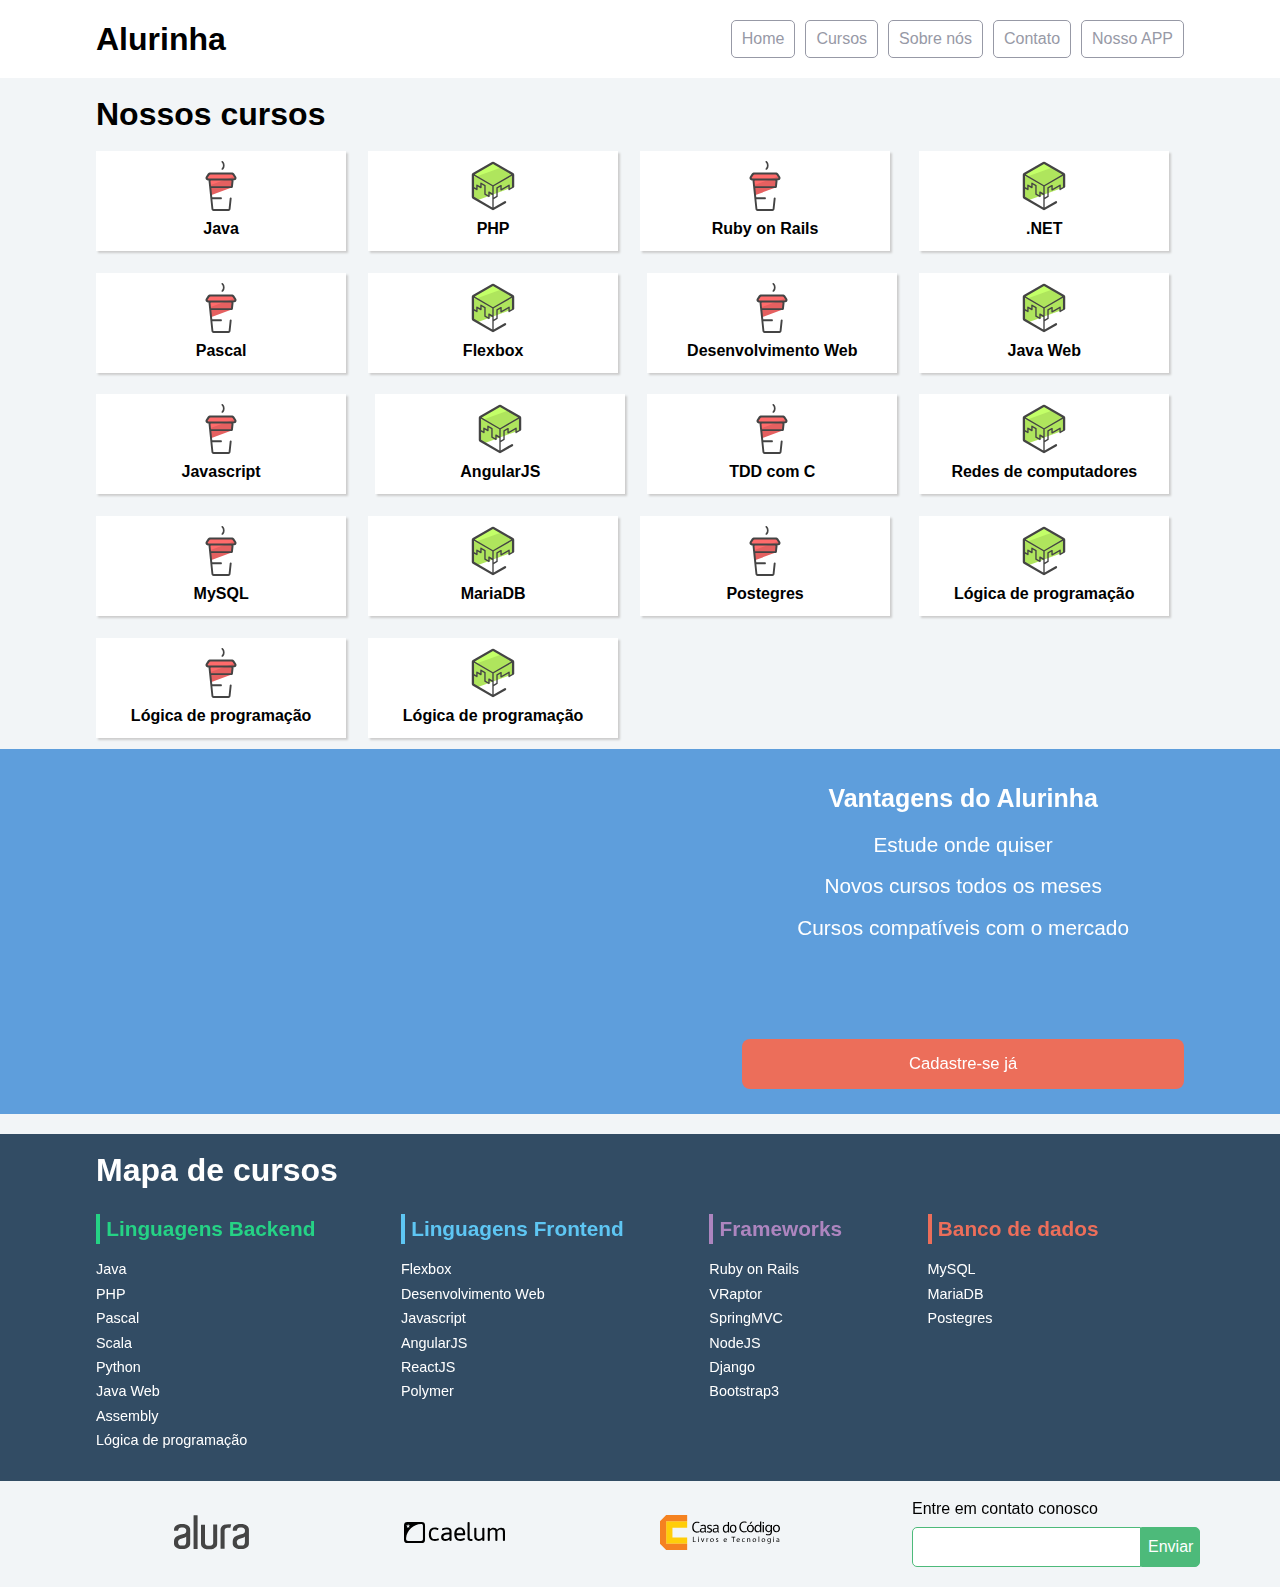
<file: Flexbox/index.html>
<!doctype html>
<html>
<head>
	<meta charset="utf-8">
	<meta name="viewport" content="width=device-width, initial-scale=1">
	<title>Alurinha | Cursos online</title>
	<link rel="stylesheet" href="css/reset.css">
	<link rel="stylesheet" href="css/style.css">
	<link rel="stylesheet" href="css/flexbox.css">
</head>
<body>

	<header class="cabecalhoPrincipal">
		<div class="container">
			<h1 class="cabecalhoPrincipal-titulo">
				<a href="#">Alurinha</a>
			</h1>

			<nav class="cabecalhoPrincipal-nav">
				<a class="cabecalhoPrincipal-nav-link" href="#">Home</a>
				<a class="cabecalhoPrincipal-nav-link" href="#">Cursos</a>
				<a class="cabecalhoPrincipal-nav-link" href="#">Sobre nós</a>
				<a class="cabecalhoPrincipal-nav-link" href="#">Contato</a>
				<a class="cabecalhoPrincipal-nav-link cabecalhoPrincipal-nav-link-app" href="#">Nosso APP</a>
			</nav>
		</div>

	</header>

	<main class="conteudoPrincipal">
		<div class="container">
			<h2 class="subtitulo">Nossos cursos</h2>

			<nav>
				<ul class="conteudoPrincipal-cursos">
					<li class="conteudoPrincipal-cursos-link"><a href="#">Java</a></li>
					<li class="conteudoPrincipal-cursos-link"><a href="#">PHP</a></li>
					<li class="conteudoPrincipal-cursos-link"><a href="#">Ruby on Rails</a></li>
					<li class="conteudoPrincipal-cursos-link"><a href="#">.NET</a></li>
					<li class="conteudoPrincipal-cursos-link"><a href="#">Pascal</a></li>
					<li class="conteudoPrincipal-cursos-link"><a href="#">Flexbox</a></li>
					<li class="conteudoPrincipal-cursos-link"><a href="#">Desenvolvimento Web</a></li>
					<li class="conteudoPrincipal-cursos-link"><a href="#">Java Web</a></li>
					<li class="conteudoPrincipal-cursos-link"><a href="#">Javascript</a></li>
					<li class="conteudoPrincipal-cursos-link"><a href="#">AngularJS</a></li>
					<li class="conteudoPrincipal-cursos-link"><a href="#">TDD com C</a></li>
					<li class="conteudoPrincipal-cursos-link"><a href="#">Redes de computadores</a></li>
					<li class="conteudoPrincipal-cursos-link"><a href="#">MySQL</a></li>
					<li class="conteudoPrincipal-cursos-link"><a href="#">MariaDB</a></li>
					<li class="conteudoPrincipal-cursos-link"><a href="#">Postegres</a></li>
					<li class="conteudoPrincipal-cursos-link"><a href="#">Lógica de programação</a></li>
					<li class="conteudoPrincipal-cursos-link"><a href="#">Lógica de programação</a></li>
					<li class="conteudoPrincipal-cursos-link"><a href="#">Lógica de programação</a></li>
				</ul>
			</nav>
		</div>

		<section class="videoSobre">
			<div class="container">
				<iframe class="videoSobre-video" width="560" height="315" src="https://www.youtube.com/embed/bIlOsJzBVaY?list=PLh2Y_pKOa4UcF1BYPJR3EIMRi3nWAUxIp" frameborder="0" allowfullscreen></iframe>
				
				<div class="videoSobre-sobre">
					<h2 class="videoSobre-sobre-title">Vantagens do Alurinha</h2>
					<ul class="videoSobre-sobre-list">
						<li class="videoSobre-sobre-item">Estude onde quiser</li>
						<li class="videoSobre-sobre-item">Novos cursos todos os meses</li>
						<li class="videoSobre-sobre-item">Cursos compatíveis com o mercado</li>
					</ul>
					<button class="videoSobre-button">Cadastre-se já</button>
				</div>
			</div>
		</section>

	</main>

	<footer class="rodapePrincipal">
		<div class="container">

			<section class="rodapePrincipal-navMap">
				<h3 class="subtitulo">Mapa de cursos</h3>
				<nav class="rodapePrincipal-navMap-list">

					<h4 class="navmap-list-title navmap-list-title-backend">Linguagens Backend</h4>
					<a class="rodapePrincipal-navMap-link" href="#">Java</a>
					<a class="rodapePrincipal-navMap-link" href="#">PHP</a>
					<a class="rodapePrincipal-navMap-link" href="#">Pascal</a>
					<a class="rodapePrincipal-navMap-link" href="#">Scala</a>
					<a class="rodapePrincipal-navMap-link" href="#">Python</a>
					<a class="rodapePrincipal-navMap-link" href="#">Java Web</a>
					<a class="rodapePrincipal-navMap-link" href="#">Assembly</a>
					<a class="rodapePrincipal-navMap-link" href="#">Lógica de programação</a>

					<h4 class="navmap-list-title navmap-list-title-frontend">Linguagens Frontend</h4>
					<a class="rodapePrincipal-navMap-link" href="#">Flexbox</a>
					<a class="rodapePrincipal-navMap-link" href="#">Desenvolvimento Web</a>
					<a class="rodapePrincipal-navMap-link" href="#">Javascript</a>
					<a class="rodapePrincipal-navMap-link" href="#">AngularJS</a>
					<a class="rodapePrincipal-navMap-link" href="#">ReactJS</a>
					<a class="rodapePrincipal-navMap-link" href="#">Polymer</a>
					
					<h4 class="navmap-list-title navmap-list-title-framework">Frameworks</h4>
					<a class="rodapePrincipal-navMap-link" href="#">Ruby on Rails</a>
					<a class="rodapePrincipal-navMap-link" href="#">VRaptor</a>
					<a class="rodapePrincipal-navMap-link" href="#">SpringMVC</a>
					<a class="rodapePrincipal-navMap-link" href="#">NodeJS</a>
					<a class="rodapePrincipal-navMap-link" href="#">Django</a>
					<a class="rodapePrincipal-navMap-link" href="#">Bootstrap3</a>

					<h4 class="navmap-list-title navmap-list-title-bancoDeDados">Banco de dados</h4>
					<a class="rodapePrincipal-navMap-link" href="#">MySQL</a>
					<a class="rodapePrincipal-navMap-link" href="#">MariaDB</a>
					<a class="rodapePrincipal-navMap-link" href="#">Postegres</a>

				</nav>
			</section>

		</div>

		<section class="rodapePrincipal-patrocinadores">
			<div class="container">
				<ul class="rodapePrincipal-patrocinadores-list">
					<li>
						<a class="rodapePrincipal-patrocinadores-list-link patrocinadores-list-link-alura" href="#">
							<img src="img/logos/alura.svg" alt="Logo da Alura">
						</a>
					</li>
					<li>
						<a class="rodapePrincipal-patrocinadores-list-link patrocinadores-list-link-caelum" href="#">
							<img src="img/logos/caelum.svg" alt="Logo da Caelum">
						</a>
					</li>
					<li>
						<a class="rodapePrincipal-patrocinadores-list-link patrocinadores-list-link-casaDoCodigo" href="#">
							<img src="img/logos/cdc.svg" alt="Logo da Casa do Código">
						</a>
					</li>
				</ul>
				<form class="rodapePrincipal-contatoForm" action="#">
					<fieldset>
						<legend class="rodapePrincipal-contatoForm-legend" for="email-contato">Entre em contato conosco</legend>
						<div class="rodapePrincipal-contatoForm-fieldset"> 
							<input class="rodapePrincipal-contatoForm-emailInput" type="email" name="email-contato" id="email-contato">
							<button class="rodapePrincipal-contatoForm-submit" type="submit">Enviar</button>
						</div>
					</fieldset>
				</form>
			</div>
		</section>
	</footer>

</body>
</html>
</file>
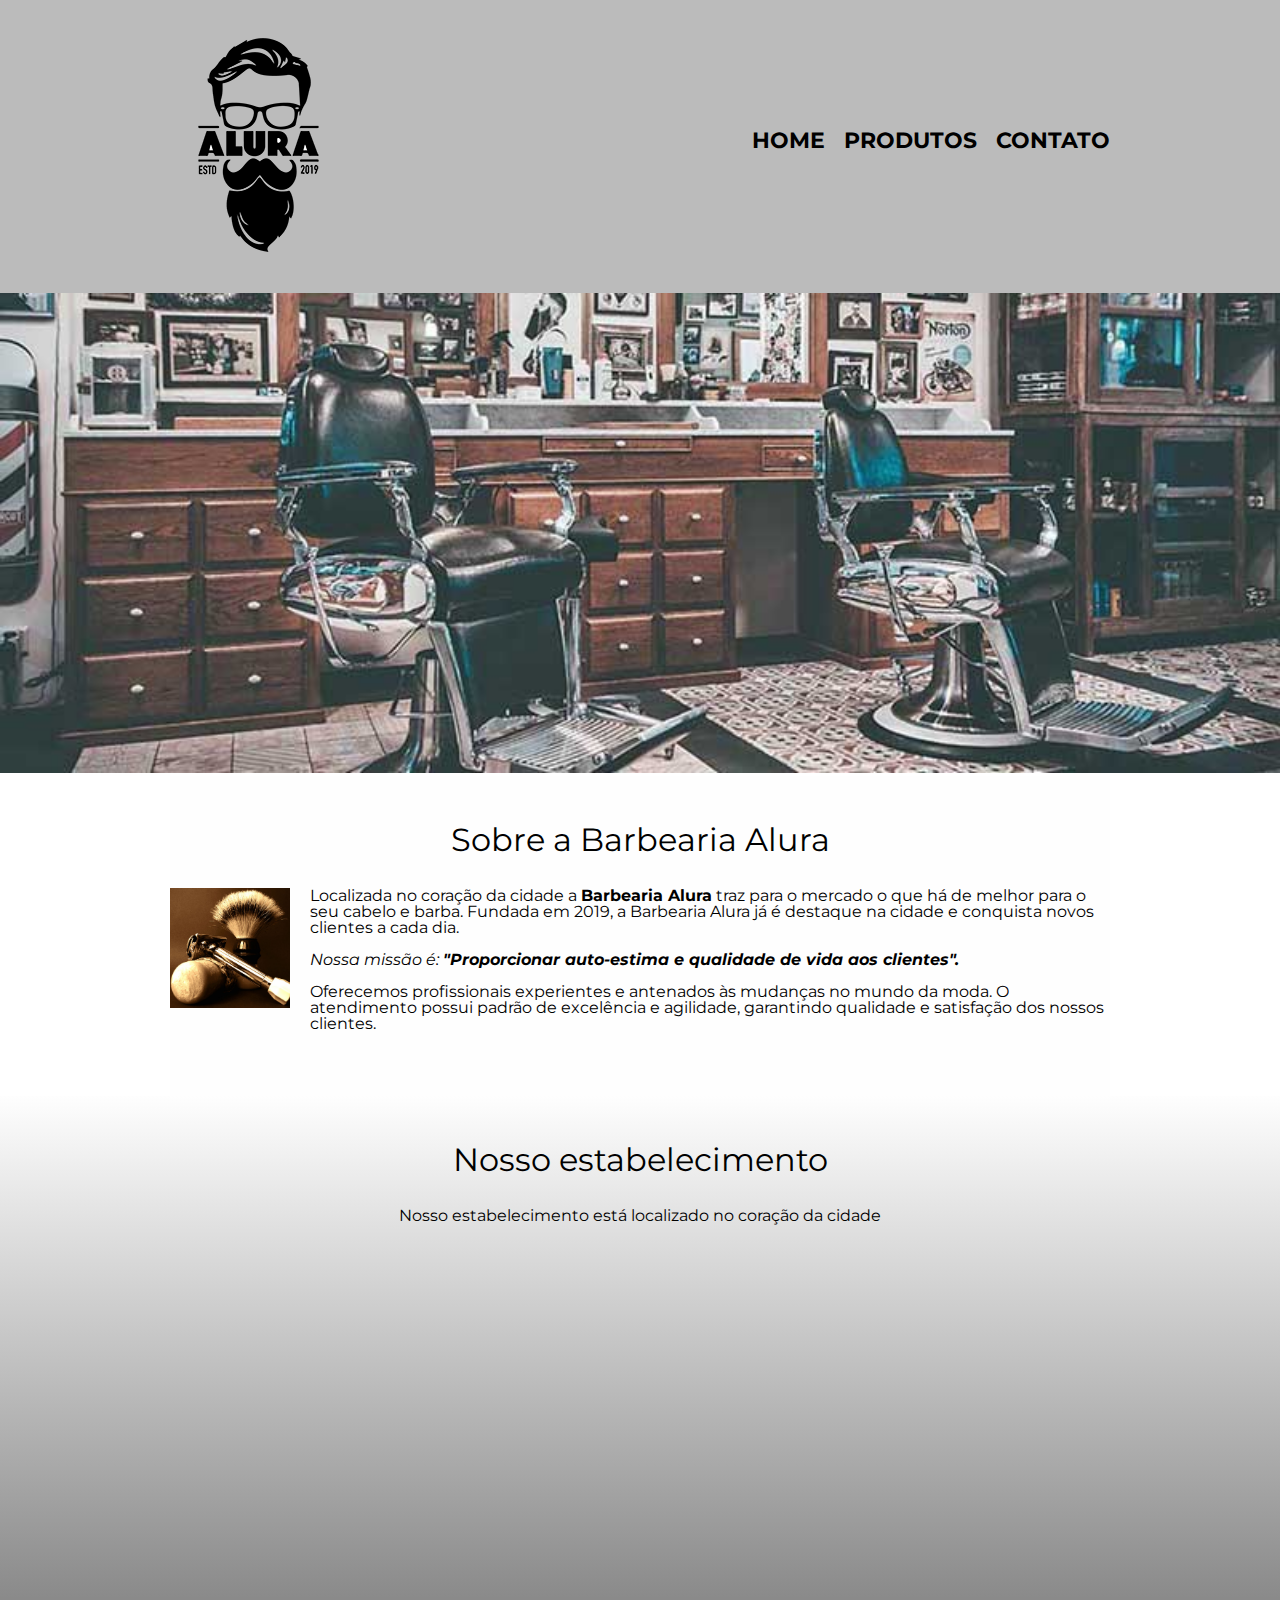
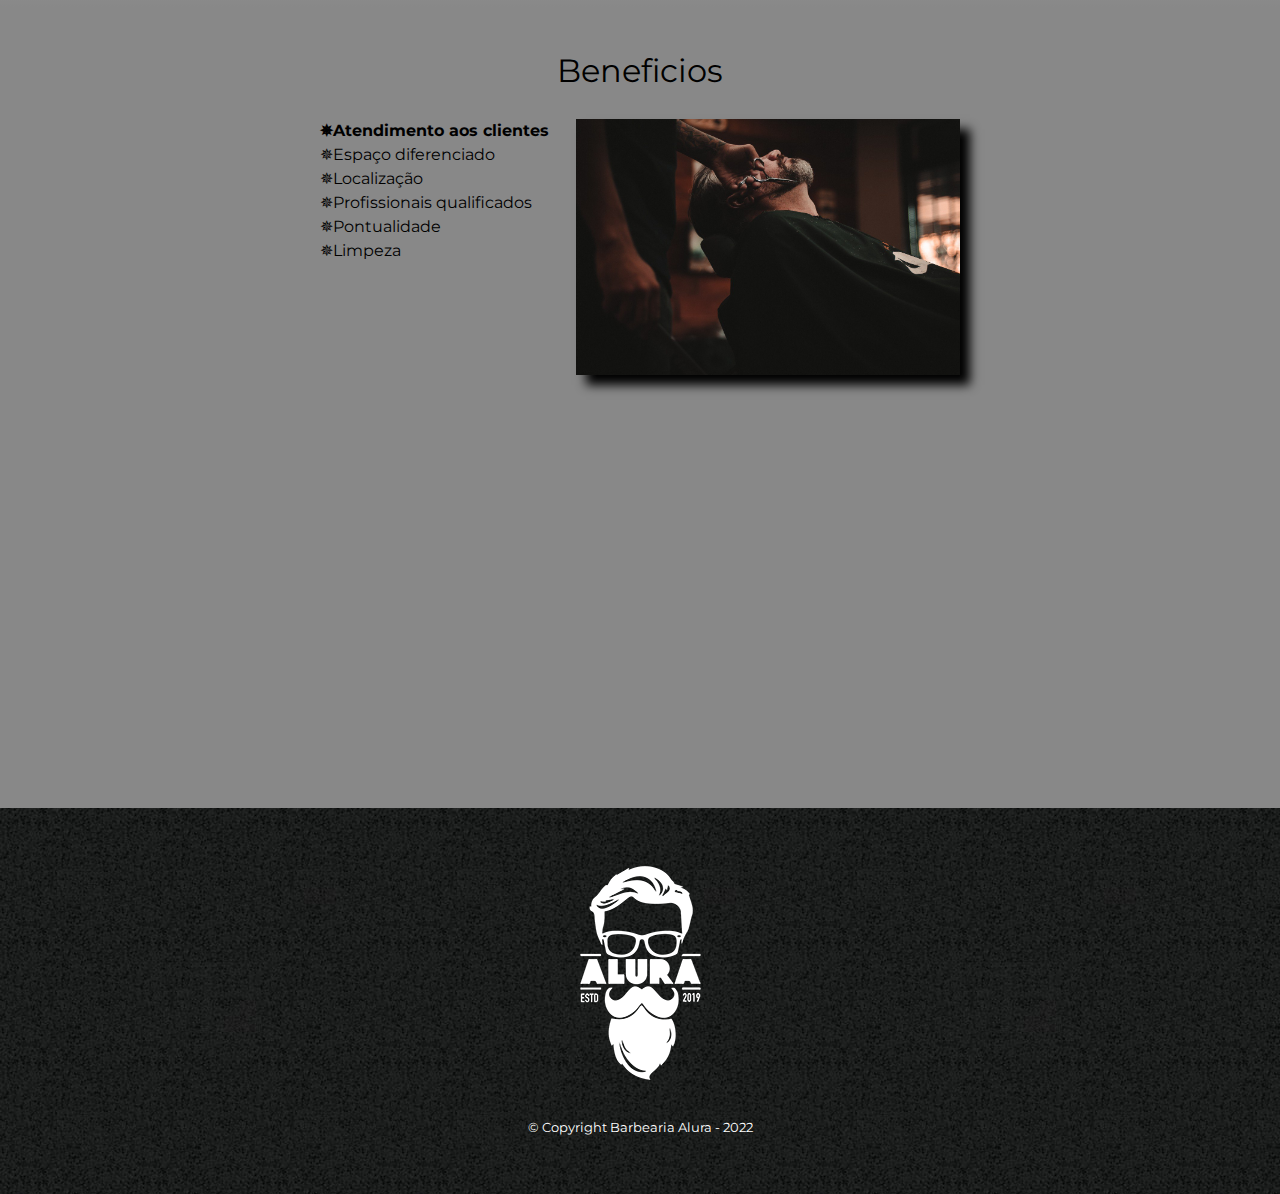
<file: HTML-CSS/index.html>
<!DOCTYPE html>

<html lang="pt-br">
    <head>

        <meta charset="UTF-8">
        <meta name="viewport" content="width=device-width">
        <title>Barbearia Alura</title>
        <link rel="stylesheet" href="reset.css">
        <link rel="stylesheet" href="style.css">
        <link rel="preconnect" href="https://fonts.googleapis.com">
        <link rel="preconnect" href="https://fonts.gstatic.com" crossorigin>
        <link href="https://fonts.googleapis.com/css2?family=Montserrat&display=swap" rel="stylesheet">

    </head>

    <body>
        <header>
            <div class="caixa">
                <h1><img src="logo.png"></h1>
                <nav>
                    <ul>
                        <li><a href="index.html">Home</a></li>
                        <li><a href="produtos.html">Produtos</a></li>
                        <li><a href="contato.html">Contato</a></li>
                    </ul>
                </nav>
            </div>
        </header>

        <img class="banner" src="banner.jpg">

        <main>

            <section class="principal">
                
                <h2 class="titulo-principal">Sobre a Barbearia Alura</h2>

                <img class="utensilios" src="utensilios.jpg" alt="Utensilios de um barbeiro">

                <p>Localizada no coração da cidade a <strong>Barbearia Alura</strong> traz para o mercado o que há de melhor para o seu cabelo e barba. Fundada em 2019, a Barbearia Alura já é destaque na cidade e conquista novos clientes a cada dia.</p>

                <p id="missao"><em>Nossa missão é: <strong>"Proporcionar auto-estima e qualidade de vida aos clientes".</strong></em></p>

                <p>Oferecemos profissionais experientes e antenados às mudanças no mundo da moda. O atendimento possui padrão de excelência e agilidade, garantindo qualidade e satisfação dos nossos clientes.</p>
            
            </section>

            <section class="mapa">
                <h3 class="titulo-principal">Nosso estabelecimento</h3>
                <p>Nosso estabelecimento está localizado no coração da cidade</p>
                <div class="mapa-conteudo">
                    <iframe src="https://www.google.com/maps/embed?pb=!1m18!1m12!1m3!1d7312.871300646178!2d-46.6356907873449!3d-23.58870401964491!2m3!1f0!2f0!3f0!3m2!1i1024!2i768!4f13.1!3m3!1m2!1s0x94ce5a2b2ed7f3a1%3A0xab35da2f5ca62674!2sCaelum%20-%20Escola%20de%20Tecnologia!5e0!3m2!1spt-BR!2sbr!4v1649975038969!5m2!1spt-BR!2sbr" width="100%" height="300" style="border:0;" allowfullscreen="" loading="lazy" referrerpolicy="no-referrer-when-downgrade"></iframe>
                </div>
            </section>

            <section class="beneficios">

                <h3 class="titulo-principal">Beneficios</h3>

                <div class="conteudo-beneficios">
                    <ul class="lista-beneficios">
                        <li class="itens">Atendimento aos clientes</li>
                        <li class="itens">Espaço diferenciado</li>
                        <li class="itens">Localização</li>
                        <li class="itens">Profissionais qualificados</li>
                        <li class="itens">Pontualidade</li>
                        <li class="itens">Limpeza</li>
                    </ul><img src="beneficios.jpg" class="imagem-beneficios">
                </div>

                <div class="video">
                    <iframe width="100%" height="315" src="https://www.youtube.com/embed/wcVVXUV0YUY" title="YouTube video player" frameborder="0" allow="accelerometer; autoplay; clipboard-write; encrypted-media; gyroscope; picture-in-picture" allowfullscreen></iframe>
                </div>
            </section>

        </main>

        <footer>
            <img src="logo-branco.png">
            <p class="copyright">&copy; Copyright Barbearia Alura - 2022</p>
        </footer>

    </body>

</html>
</file>
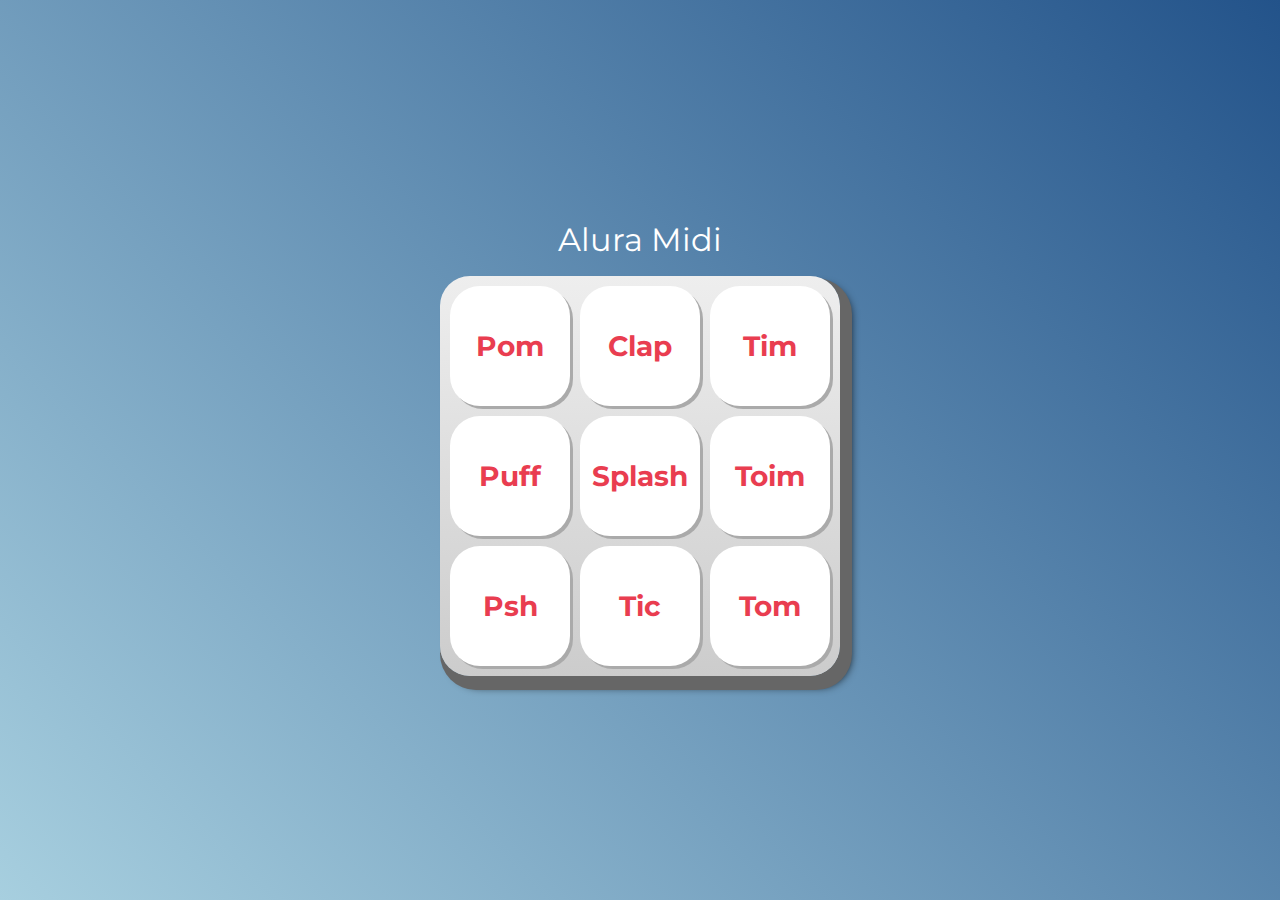
<file: JS/JS para Web/index.html>
<!DOCTYPE html>
<html lang="pt-BR">
<head>
    <meta charset="UTF-8">
    <meta http-equiv="X-UA-Compatible" content="IE=edge">
    <meta name="viewport" content="width=device-width, initial-scale=1.0">

    <title>Alura MIDI</title>

    <link rel="preconnect" href="https://fonts.googleapis.com">
    <link rel="preconnect" href="https://fonts.gstatic.com" crossorigin>
    <link href="https://fonts.googleapis.com/css2?family=Montserrat:wght@500;600&display=swap" rel="stylesheet">

    <link rel="icon" type="image/png" href="images/bateria.png">
    <link rel="stylesheet" href="css/reset.css">
    <link rel="stylesheet" href="css/estilos.css">

</head>
<body>

    <h1>Alura Midi</h1>

    <section class="teclado">
        <button class="tecla tecla_pom">Pom</button>
        <button class="tecla tecla_clap">Clap</button>
        <button class="tecla tecla_tim">Tim</button>

        <button class="tecla tecla_puff">Puff</button>
        <button class="tecla tecla_splash">Splash</button>
        <button class="tecla tecla_toim">Toim</button>

        <button class="tecla tecla_psh">Psh</button>
        <button class="tecla tecla_tic">Tic</button>
        <button class="tecla tecla_tom">Tom</button>
    </section>

    <audio src="sounds/keyq.wav" id="som_tecla_pom"></audio>
    <audio src="sounds/keyw.wav" id="som_tecla_clap"></audio>
    <audio src="sounds/keye.wav" id="som_tecla_tim"></audio>
    <audio src="sounds/keya.wav" id="som_tecla_puff"></audio>
    <audio src="sounds/keys.wav" id="som_tecla_splash"></audio>
    <audio src="sounds/keyd.wav" id="som_tecla_toim"></audio>
    <audio src="sounds/keyz.wav" id="som_tecla_psh"></audio>
    <audio src="sounds/keyx.wav" id="som_tecla_tic"></audio>
    <audio src="sounds/keyc.wav" id="som_tecla_tom"></audio>

    <script src="main.js"></script>
</body>
</html>
</file>
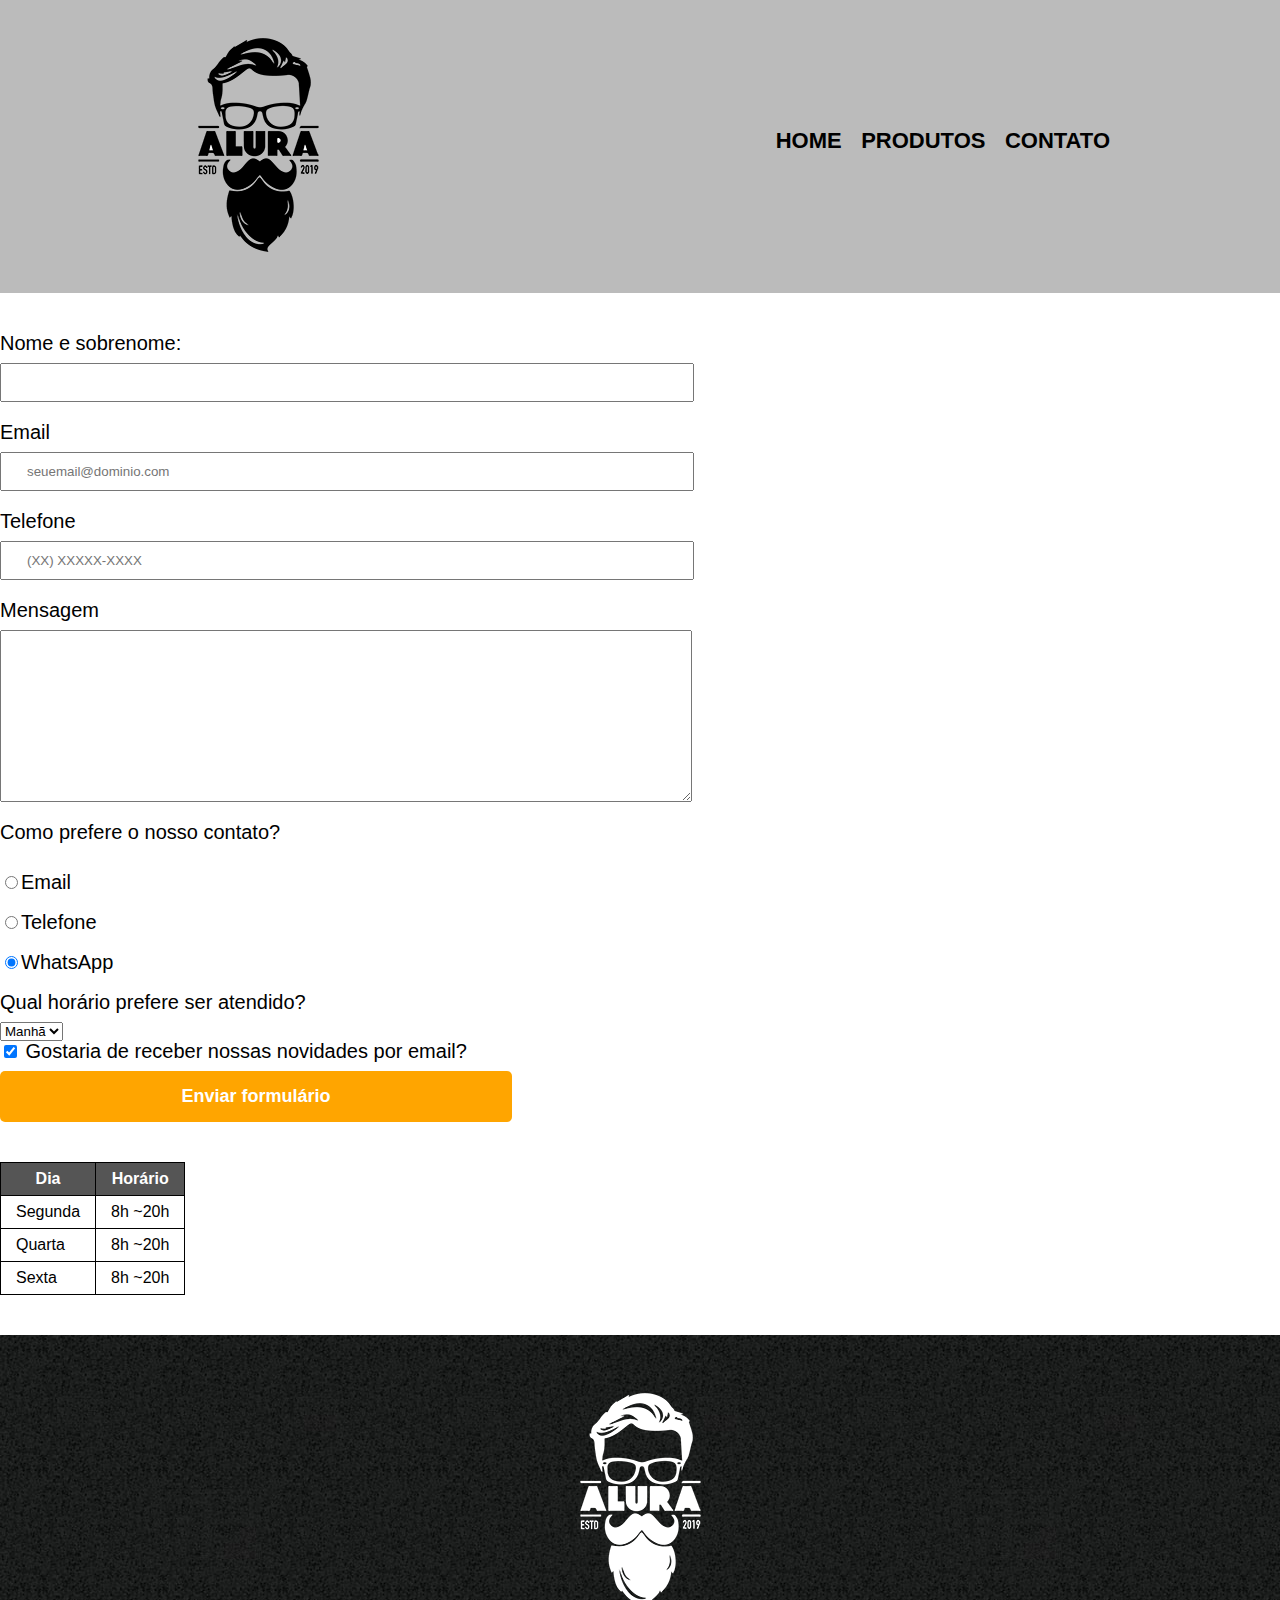
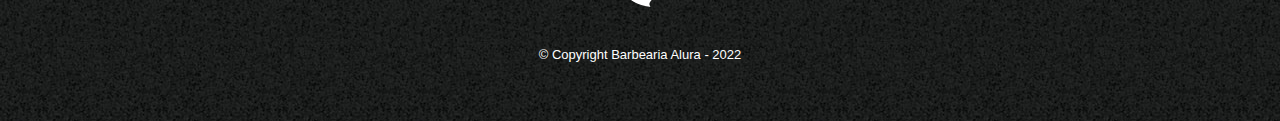
<file: HTML-CSS/contato.html>
<!DOCTYPE html>

<html>
    <head>
        <meta charset="UTF-8">
        <title>Contato - Barbearia Alura</title>
        <link rel="stylesheet" href="reset.css">
        <link rel="stylesheet" href="style.css">
    </head>
    <body>
        <header>
            <div class="caixa">
                <h1><img src="logo.png" alt="Logo da Barbearia Alura"></h1>
                <nav>
                    <ul>
                        <li><a href="index.html">Home</a></li>
                        <li><a href="produtos.html">Produtos</a></li>
                        <li><a href="contato.html">Contato</a></li>
                    </ul>
                </nav>
            </div>
        </header>
        <main>
            <form>
                <label for="nomesobrenome">Nome e sobrenome:</label>
                <input type="text" id="nomesobrenome" class="input-padrao" required>

                <label for="email">Email</label>
                <input type="email" id="email" class="input-padrao" required placeholder="seuemail@dominio.com">

                <label for="telefone">Telefone</label>
                <input type="tel" id="telefone" class="input-padrao" required placeholder="(XX) XXXXX-XXXX">

                <label for="mensagem">Mensagem</label>
                <textarea cols="70" rows="10" id="mensagem" class="input-padrao" required></textarea>

                <fieldset>
                    <legend>Como prefere o nosso contato?</legend>
                    <label class="checkbox" for="radio-email"><input type="radio" name="contato" value="email" id="radio-email">Email</label>

                    <label class="checkbox" for="radio-telefone"><input type="radio" name="contato" value="email" id="radio-email">Telefone</label>                    

                    <label class="checkbox" for="radio-whatsapp"><input type="radio" name="contato" value="whatsapp" id="radio-whatsapp" checked>WhatsApp</label>                    
                </fieldset>

                <fieldset>
                    <legend>Qual horário prefere ser atendido?</legend>
                    <select>
                        <option>Manhã</option>
                        <option>Tarde</option>
                        <option>Noite</option>
                    </select>
                </fieldset>

                <label><input type="checkbox" checked> Gostaria de receber nossas novidades por email?</label>

                <input type="submit" value="Enviar formulário" class="enviar">
            </form>
            <table>
                <thead>
                    <tr>
                        <th>Dia</th>
                        <th>Horário</th>
                    </tr>
                </thead>
                <tbody>
                    <tr>
                        <td>Segunda</td>
                        <td>8h ~20h</td>
                    </tr>
                    <tr>
                        <td>Quarta</td>
                        <td>8h ~20h</td>
                    </tr>                
                    <tr>
                        <td>Sexta</td>
                        <td>8h ~20h</td>
                    </tr>
                </tbody>
            </table>
        </main>
        <footer>
            <img src="logo-branco.png" alt="Logo da Barbearia Alura">
            <p class="copyright">&copy; Copyright Barbearia Alura - 2022</p>
        </footer>
    </body>
</html>
</file>
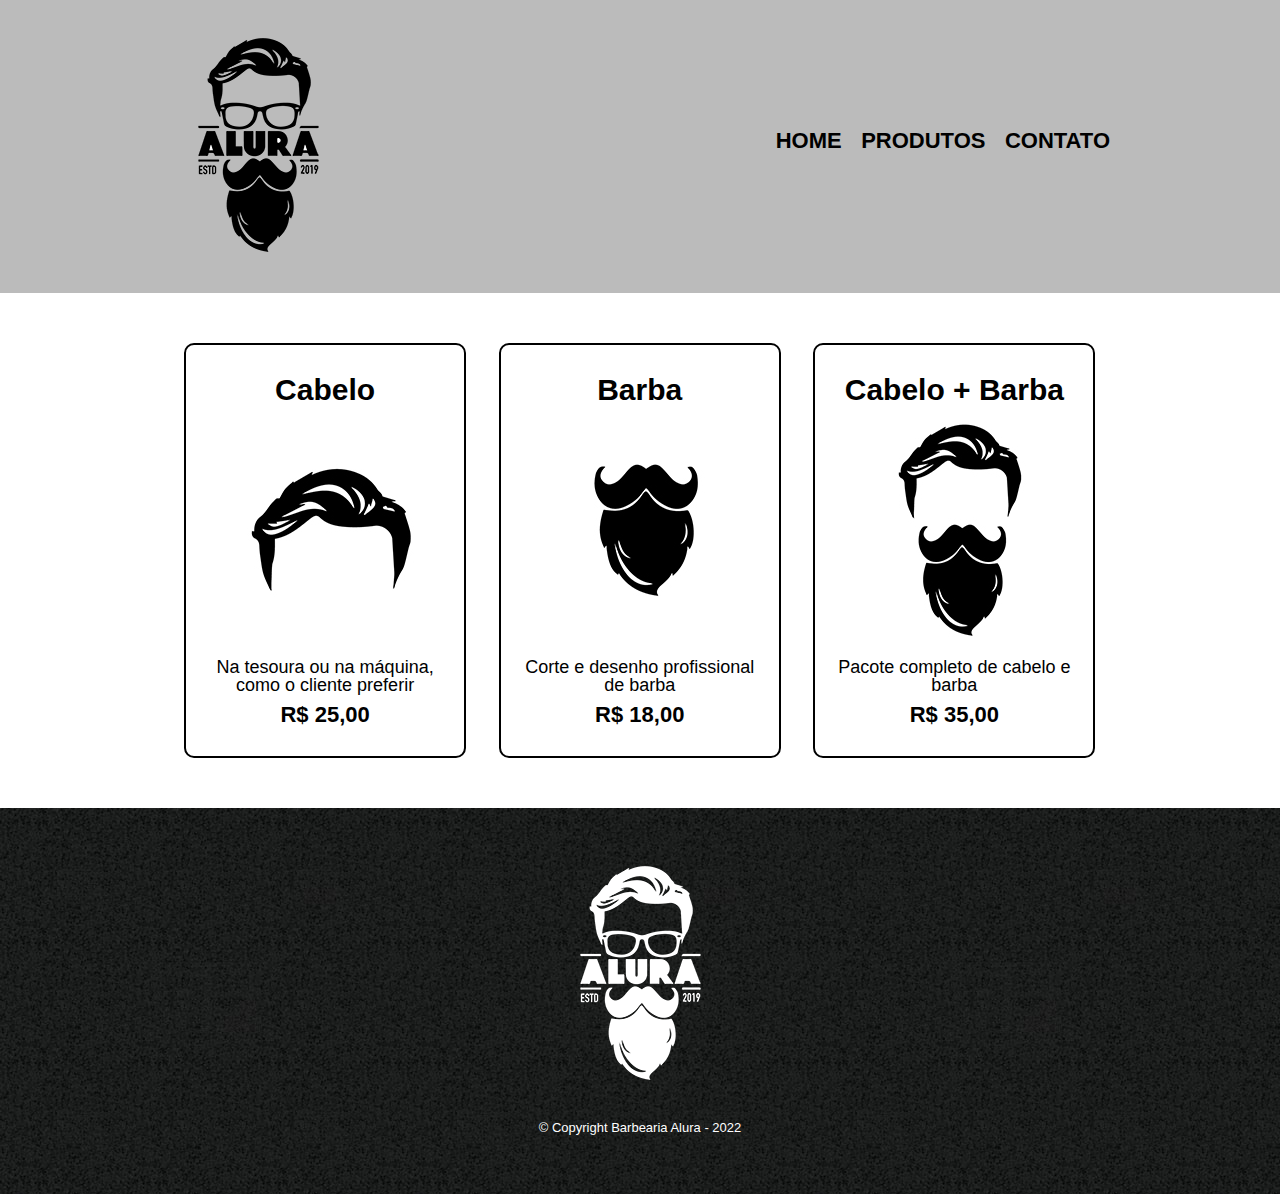
<file: HTML-CSS/produtos.html>
<!DOCTYPE html>

<html>
    <head>
        <meta charset="UTF-8">
        <title>Produtos - Barbearia Alura</title>
        <link rel="stylesheet" href="reset.css">
        <link rel="stylesheet" href="style.css">
    </head>
    <body>
        <header>
            <div class="caixa">
                <h1><img src="logo.png"></h1>
                <nav>
                    <ul>
                        <li><a href="index.html">Home</a></li>
                        <li><a href="produtos.html">Produtos</a></li>
                        <li><a href="contato.html">Contato</a></li>
                    </ul>
                </nav>
            </div>
        </header>
        <main>
            <ul class="produtos">
                <li>
                    <h2>Cabelo</h2>
                    <img src="cabelo.jpg">
                    <p class="produto-descricao">Na tesoura ou na máquina, como o cliente preferir</p>
                    <p class="produto-preco">R$ 25,00</p>
                </li>
                <li>
                    <h2>Barba</h2>
                    <img src="barba.jpg">
                    <p class="produto-descricao">Corte e desenho profissional de barba</p>
                    <p class="produto-preco">R$ 18,00</p>
                </li>
                <li>
                    <h2>Cabelo + Barba</h2>
                    <img src="cabelo+barba.jpg">
                    <p class="produto-descricao">Pacote completo de cabelo e barba</p>
                    <p class="produto-preco">R$ 35,00</p>
                </li>
            </ul>
        </main>
        <footer>
            <img src="logo-branco.png">
            <p class="copyright">&copy; Copyright Barbearia Alura - 2022</p>
        </footer>
    </body>
</html>
</file>
<file: Flexbox/css/style.css>
body {
	background-color: #F2F5F7;
	font-family: 'Open Sans',Arial,sans-serif;
}

.container {
	width: 94%;
	margin: 0 auto;
}

.cabecalhoPrincipal {
	background-color: #FFF;
	padding: 20px 0;
}

.cabecalhoPrincipal-titulo {
	font-weight: bold;
	font-size: 2em;
	margin-bottom: 20px;
}

.cabecalhoPrincipal-titulo a {
	text-decoration: none;
	color: inherit;
}

.cabecalhoPrincipal-nav-link {
	padding: 10px;
	margin-bottom: 10px;
	color: #9799A6;
	background-color: #FFF;
	text-decoration: none;
	transition: .5s;
	display: block;

	border-bottom: 1px solid #9799A6;
}

.conteudoPrincipal {
	margin-top: 20px;
	margin-bottom: 20px;
}

.subtitulo {
	font-weight: bold;
	font-size: 32px;
	margin-bottom: 10px;
	text-align: center;
}

.conteudoPrincipal-cursos-link {
	height: 100px;
	background-color: #FFF;
	text-align: center;
	margin: 1%;
	transition: .3s;
	box-shadow: 2px 2px 2px #CCC;
	position: relative;
}

.conteudoPrincipal-cursos-link a {
	text-decoration: none;
	color: #000;
	font-weight: bold;
	display: block;
	width: 100%;
	height: 100%;
	position: absolute;
	top: 0;
	left: 0;
}

.conteudoPrincipal-cursos-link:hover {
	box-shadow: 4px 4px 4px #CCC;
}

.conteudoPrincipal-cursos-link a:before {
	content: '';
	display: block;
	width: 50px;
	height: 50px;
	margin: 10px auto;
}

.conteudoPrincipal-cursos-link:nth-child(even) a:before {
	background: url(../img/background1.svg) no-repeat;	
}

.conteudoPrincipal-cursos-link:nth-child(odd) a:before {
	background: url(../img/background2.svg) no-repeat;
}


.rodapePrincipal {
	background-color: #324C64;
	padding-top: 20px;
}

.rodapePrincipal .subtitulo {
	color: #FFF;
}

.rodapePrincipal-navMap-link {
	text-decoration: none;
	color: #FFF;
	margin-top: 10px;
}

.rodapePrincipal-navMap-link {
	font-size: .9em;
}

.navmap-list-title {
	font-weight: 700;
	font-size: 1.3em;
	margin: .9em 0;
	padding-left: .3em;
	padding-top: .2em;
	padding-bottom: .2em;
}

.navmap-list-title + .rodapePrincipal-navMap-link {
	margin-top: 0;
}

.navmap-list-title-bancoDeDados { color: #EC6E5A; border-left: 4px solid #EC6E5A; }
.navmap-list-title-framework { color: #AD85BF; border-left: 4px solid #AD85BF; }
.navmap-list-title-frontend { color: #5EC6F3; border-left: 4px solid #5EC6F3; }
.navmap-list-title-backend { color: #25D285; border-left: 4px solid #25D285; }

.rodapePrincipal-patrocinadores {
	margin-top: 30px;
	background: #F2F5F7;
	padding: 20px 0;
}

.rodapePrincipal-contatoForm {
	margin-top: 20px;
	text-align: center;
}

.rodapePrincipal-contatoForm label[for=email-contato] {
	font-weight: bold;
	font-size: 14px;
	color: #000;
	margin-bottom: 5px;
	display: block;
}

.rodapePrincipal-contatoForm-emailInput {
	border-top-left-radius: 5px;
	border-bottom-left-radius: 5px;
	padding: 10px;
}

.rodapePrincipal-contatoForm-submit {
	border-top-right-radius: 5px;
	border-bottom-right-radius: 5px;
	background-color: #4DBA7A;
	color: #FFF;
	cursor: pointer;
	
}

.rodapePrincipal-contatoForm-submit,
.rodapePrincipal-contatoForm-emailInput {
	outline: 0;
	border: 1px solid #4DBA7A;
	box-sizing: border-box;
	font-size: 16px;
}

.videoSobre {
	background-color: #5E9EDC;
	padding: 25px 0;

}

.videoSobre-video {
	max-width: 100%;
}

.videoSobre .container {
	color: #FFF;
}

.videoSobre-sobre-title {
	font-size: 1.2em;
	font-weight: bolder;
}

.videoSobre-sobre {
	font-size: 1.3em;
	line-height: 2;
}

.videoSobre-button {
	border-radius: 8px;
	background-color: #ec6e5a;
	display: block;
	color: #FFF;
	border: none;
	height: 50px;
	font-size: .8em;
	outline: none;
}

.rodapePrincipal-contatoForm-legend {
	margin-bottom: 10px;
}

@media(min-width: 769px) {

	.container {
		width: 85%;	
	}

	.subtitulo {
		text-align: left;
	}

	.cabecalhoPrincipal-nav-link {
		border-radius: 5px;
		border: 1px solid #9799A6;
	}

	.cabecalhoPrincipal-nav-link:hover {
		color: #FFF;
		background-color: #9799A6;
	}

	.cabecalhoPrincipal-titulo {
		margin: 0;
	}

	.cabecalhoPrincipal-nav {
		width: auto;
	}

	.cabecalhoPrincipal-nav-link {
		width: auto;
		margin: 0 0 0 10px;
	}

	.rodapePrincipal-contatoForm {
		margin-top: 0;
		text-align: left;
	}

	.conteudoPrincipal-cursos-link:nth-child(3n) {
		margin-right: 0;
	}

	.conteudoPrincipal-cursos-link:nth-child(3n+1) {
		margin-left: 0;
	}

}

@media(min-width: 1000px) {
	.conteudoPrincipal-cursos-link {
		margin: 1.333%;
	}

	.conteudoPrincipal-cursos-link:nth-child(3n) {
		margin-right: 1.33%;
	}

	.conteudoPrincipal-cursos-link:nth-child(3n+1) {
		margin-left: 1.333%;
	}

	.conteudoPrincipal-cursos-link:nth-child(4n) {
		margin-right: 0;
	}

	.conteudoPrincipal-cursos-link:nth-child(4n+1) {
		margin-left: 0;
	}

	.videoSobre-sobre {
		margin-left: 1.5em;
	}

}
</file>
<file: Flexbox/css/flexbox.css>
.cabecalhoPrincipal .container {
    display: flex;
    align-items: center;
    justify-content: space-between;
}

.cabecalhoPrincipal-nav {
    display: flex;
}

.rodapePrincipal-patrocinadores .container {
    display: flex;
    justify-content: space-between;
}

.rodapePrincipal-patrocinadores-list {
    display: flex;
    align-items: center;
    width: 70%;
    margin-right: 5%;
    justify-content: space-around;
}

.rodapePrincipal-contatoForm {
    width: 25%;
}

.rodapePrincipal-contatoForm-fieldset {
    display: flex;
}

.rodapePrincipal-navMap-list {
    display: flex;
    flex-direction: column;
    flex-wrap: wrap;
    height: 255px;
}

.conteudoPrincipal-cursos {
    display: flex;
    flex-wrap: wrap;
}

.conteudoPrincipal-cursos-link {
    width: 23%;
    margin: 1%;
}

.conteudoPrincipal-cursos-link:nth-child(4n) {
    margin-right: 0;
}

.conteudoPrincipal-cursos-link:nth-child(4n+1) {
    margin-left: 0;
}

.videoSobre .container {
    display: flex;
}

.videoSobre-sobre {
    text-align: center;
    display: flex;
    flex-direction: column;
    flex-grow: 2;
}

.videoSobre-sobre-list {
    flex-grow: 1;
}

.videoSobre-video {
    flex-grow: 1;
    flex-shrink: 2;
}

/*Parte Mobile*/
@media(max-width: 768px) {
.cabecalhoPrincipal-nav {
    flex-direction: column;
}

.cabecalhoPrincipal .container {
    flex-direction: column;
    align-items: initial;
    text-align: center;
}

.conteudoPrincipal-cursos-link {
    width: 100%;
}

.conteudoPrincipal-cursos {
    flex-direction: column;
}

.rodapePrincipal-navMap-list {
    height: auto;
}

.rodapePrincipal-patrocinadores .container {
    flex-direction: column;
    align-items: center;
}

.rodapePrincipal-contatoForm {
    width: 100%;
}

.rodapePrincipal-patrocinadores-list {
    margin: 0;
    width: 100%;
}

.rodapePrincipal-contatoForm-fieldset {
    justify-content: center;
}

.cabecalhoPrincipal-nav-link-app {
    order: -1;
}

.videoSobre .container {
    flex-direction: column;
}

.videoSobre-video {
    margin: 0 auto;
}

}
</file>
<file: HTML-CSS/style.css>
body {
    font-family: 'Montserrat', sans-serif;
}

header {
    background: #BBBBBB;
    padding: 20px 0;
}

.caixa {
    position: relative;
    width: 940px;
    margin: 0 auto;
}

nav {
    position: absolute;
    top: 110px;
    right: 0;
}

nav li {
    display: inline;
    margin: 0 0 0 15px;
}

nav a {
    text-transform: uppercase;
    color: #000000;
    font-weight: bold;
    font-size: 22px;
    text-decoration: none;
}

nav a:hover {
    color: #C78C19;
    text-decoration: underline;
}

.produtos {
    width: 940px;
    margin: auto;
    padding: 50px 0;
}

.produtos li {
    display: inline-block;
    text-align: center;
    width: 30%;
    vertical-align: top;
    margin: 0 1.5%;
    padding: 30px 20px;
    box-sizing: border-box;
    border: 2px #000000 solid;
    border-radius: 10px;
}

.produtos li:hover {
    border-color: #C78C19 ;
}

.produtos li:active {
    border-color: #088C19;
}

.produtos li:hover h2 {
    font-size: 34px;
}

.produtos h2{
    font-size: 30px;
    font-weight: bold;
}

.produto-descricao {
    font-size: 18px;
}

.produto-preco {
    font-size: 22px;
    font-weight: bold;
    margin-top: 10px;
}

footer {
    text-align: center;
    background: url("bg.jpg");
    padding: 40px 0;
}

.copyright {
    color:white;
    font-size: 13px;
    margin: 20px 0;
}

form {
    margin: 40px 0;
}

form label, form legend {
    display: block;
    font-size: 20px;
    margin: 0 0 10px;
}

.input-padrao {
    display: block;
    margin: 0 0 20px;
    padding: 10px 25px;
    width: 50%;
}

.checkbox {
    margin: 20px 0;
}

.enviar {
    width: 40%;
    padding: 15px 0;
    background: orange;
    color: white;
    font-weight: bold;
    font-size: 18px;
    border: none;
    border-radius: 5px;
    transition: 1s all;
    cursor: pointer;
}

.enviar:hover {
    background: darkorange;
    transform: scale(1.2);
}

table {
    margin: 20px 0 40px;
}

table thead {
    background: #555555;
    color: white;
    font-weight: bold;
}

td, th {
    border: 1px solid black;
    padding: 8px 15px;
}

/* css da página inicial */

.banner {
    width: 100%;
}

.titulo-principal {
    text-align: center;
    font-size: 2em;
    margin: 0 0 1em;
    clear: left;
}

.principal {
    padding: 3em 0;
    background-color: #FEFEFE;
    width: 940px;
    margin: 0 auto;
}

.principal p {
    margin: 0 0 1em;
}

.principal strong {
    font-weight: bold;
}

.principal em {
    font-style: italic;
}

.utensilios {
    width: 120px;
    float: left;
    margin: 0 20px 20px 0;
}

.mapa {
    padding: 3em 0;
    background: linear-gradient(#FEFEFE, #888888);
}

.mapa-conteudo {
    width: 940px;
    margin: 0 auto;
}

.mapa p {
    margin: 0 0 2em;
    text-align: center;
}

.beneficios {
    padding: 3em 0;
    background-color: #888888;
}

.conteudo-beneficios {
    width: 640px;
    margin: auto;
}

.lista-beneficios {
    width: 40%;
    display: inline-block;
    vertical-align: top;
}

.itens {
    line-height: 1.5em;
}

.itens:first-child {
    font-weight: bold;
}

.itens::before {
    content: "✵";
}

.imagem-beneficios {
    width: 60%;
    opacity: 1;
    box-shadow: 10px 10px 10px black;
}

.imagem-beneficios:hover {
    opacity: 0.3;
    transition: 400ms;
}

.video {
    width: 560px;
    margin: 2em auto;
}

@media screen and (max-width: 480px) {
    .caixa, .principal, .conteudo-beneficios, .mapa-conteudo, .video {
        width: auto;
    }

    h1 {
        text-align: center;
    }

    nav {
        position: static;
    }

    .lista-beneficios, .imagem-beneficios {
        width: 100%;
    }
}
</file>
<file: JS/JS para Web/css/estilos.css>
:root {
  --cinza: #aaa;
  --vermelha: #e93d50;
  --vermelha-escura: #af303f;
  --branca: #fff;
  --luz: rgb(229, 255, 0);
}

body {
  align-items: center;
  background: linear-gradient(45deg, #a7cfdf 0%,#23538a 100%);
  display: flex;
  justify-content: center;
  flex-direction: column;
  font-family: 'Montserrat', sans-serif;
  min-height: 100vh;
}

h1 {
  color: var(--branca);
  margin-bottom: 20px;
  font-size: 2rem;
}

.teclado {
  background: linear-gradient(to bottom, #eeeeee 0%,#cccccc 100%);
  box-shadow: 6px 8px 0 6px #666, 10px 10px 10px #000;
  border-radius: 30px;
  display: grid;
  gap: 10px;
  grid-template-columns: repeat(3, 1fr);
  padding: 10px;
}

.tecla {
  background-color: var(--branca);
  border-radius: 30px;
  box-shadow: 3px 3px 0 var(--cinza);
  color: var(--vermelha);
  cursor: pointer;
  height: 120px;
  font-size: 1.75em;
  font-weight: bold;
  line-height: 120px;
  text-align: center;
  width: 120px;
}

.tecla.ativa,
.tecla:active {
  background-color: var(--vermelha);
  border: 4px solid  var(--vermelha);
  box-shadow: 3px 3px 0 var(--vermelha-escura) inset;
  color: var(--branca);
  outline: none;
}

.tecla.focus,
.tecla:focus {
  outline: none;
  box-shadow: 1px 1px 10px var(--luz);
}

.tecla.active:focus,
.tecla:active:focus {
  box-shadow: 3px 3px 0 var(--vermelha-escura) inset, 1px 1px 10px var(--luz);
}
</file>
